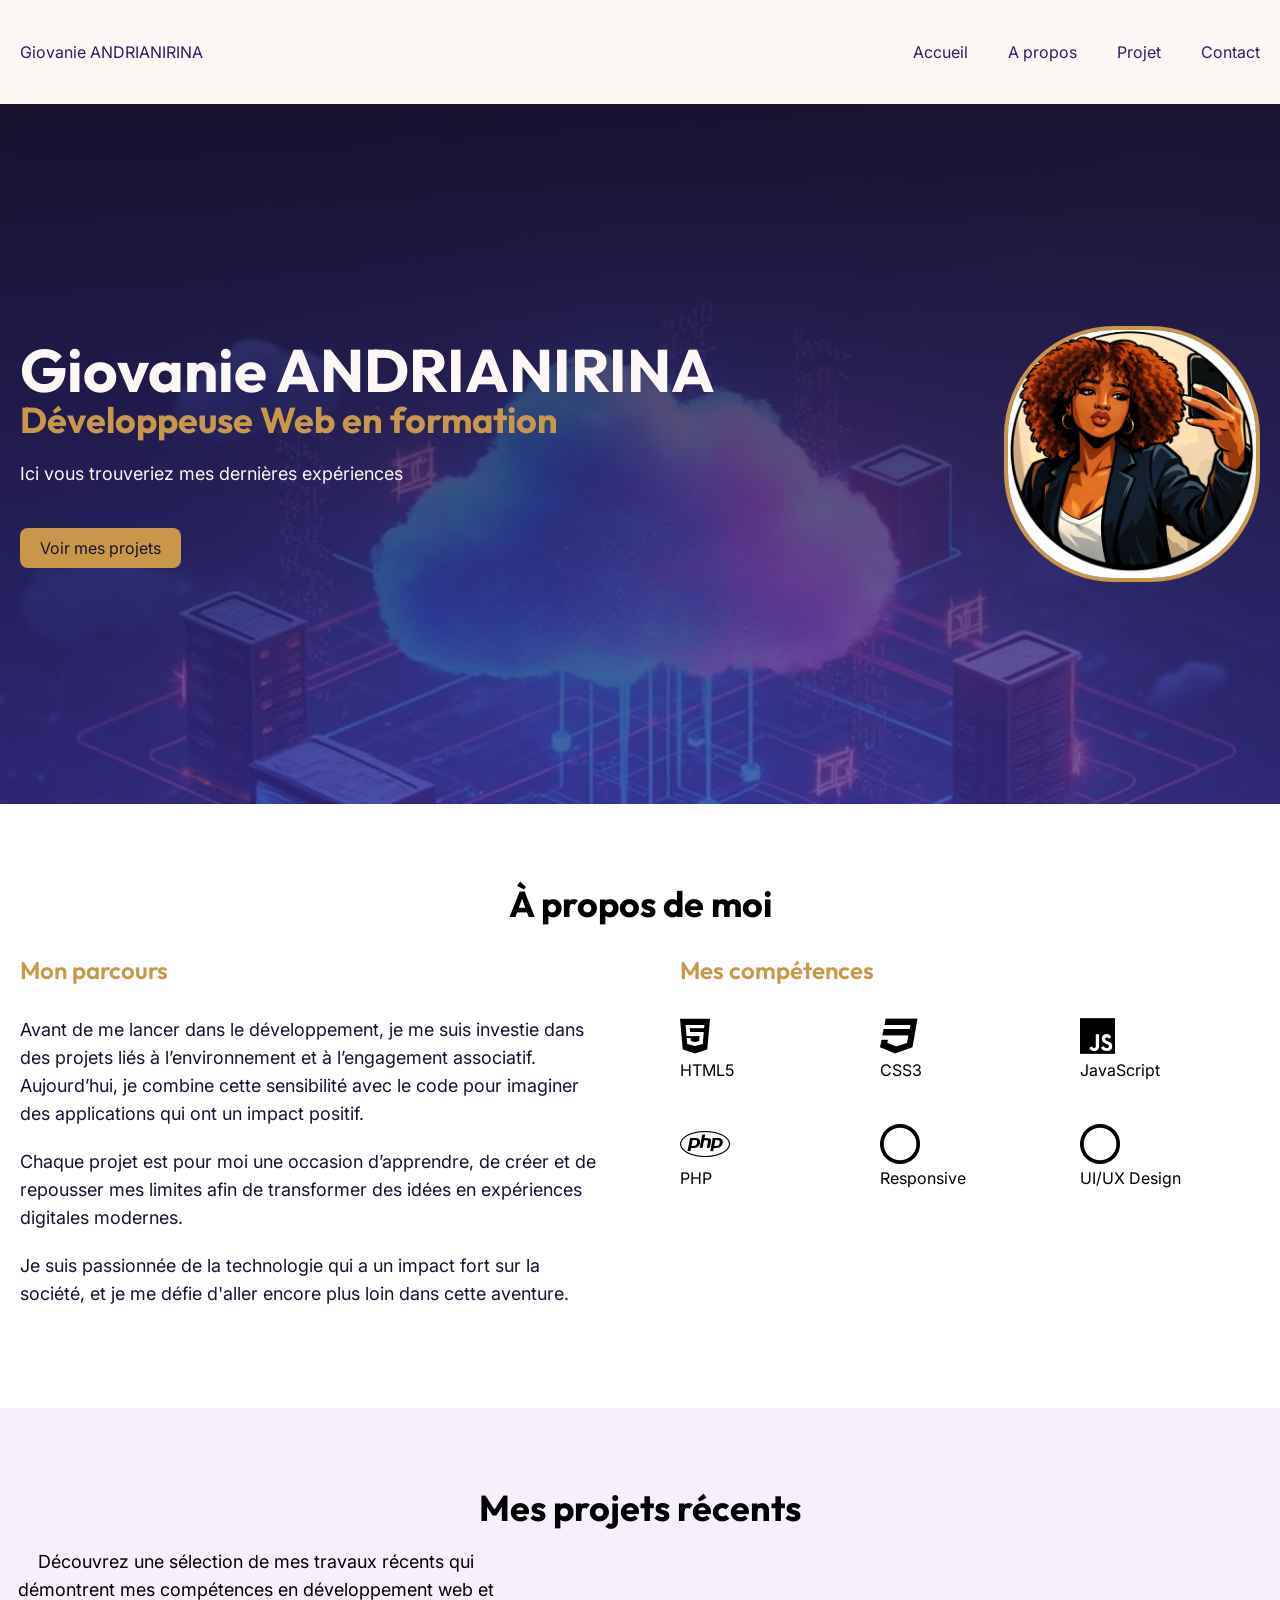
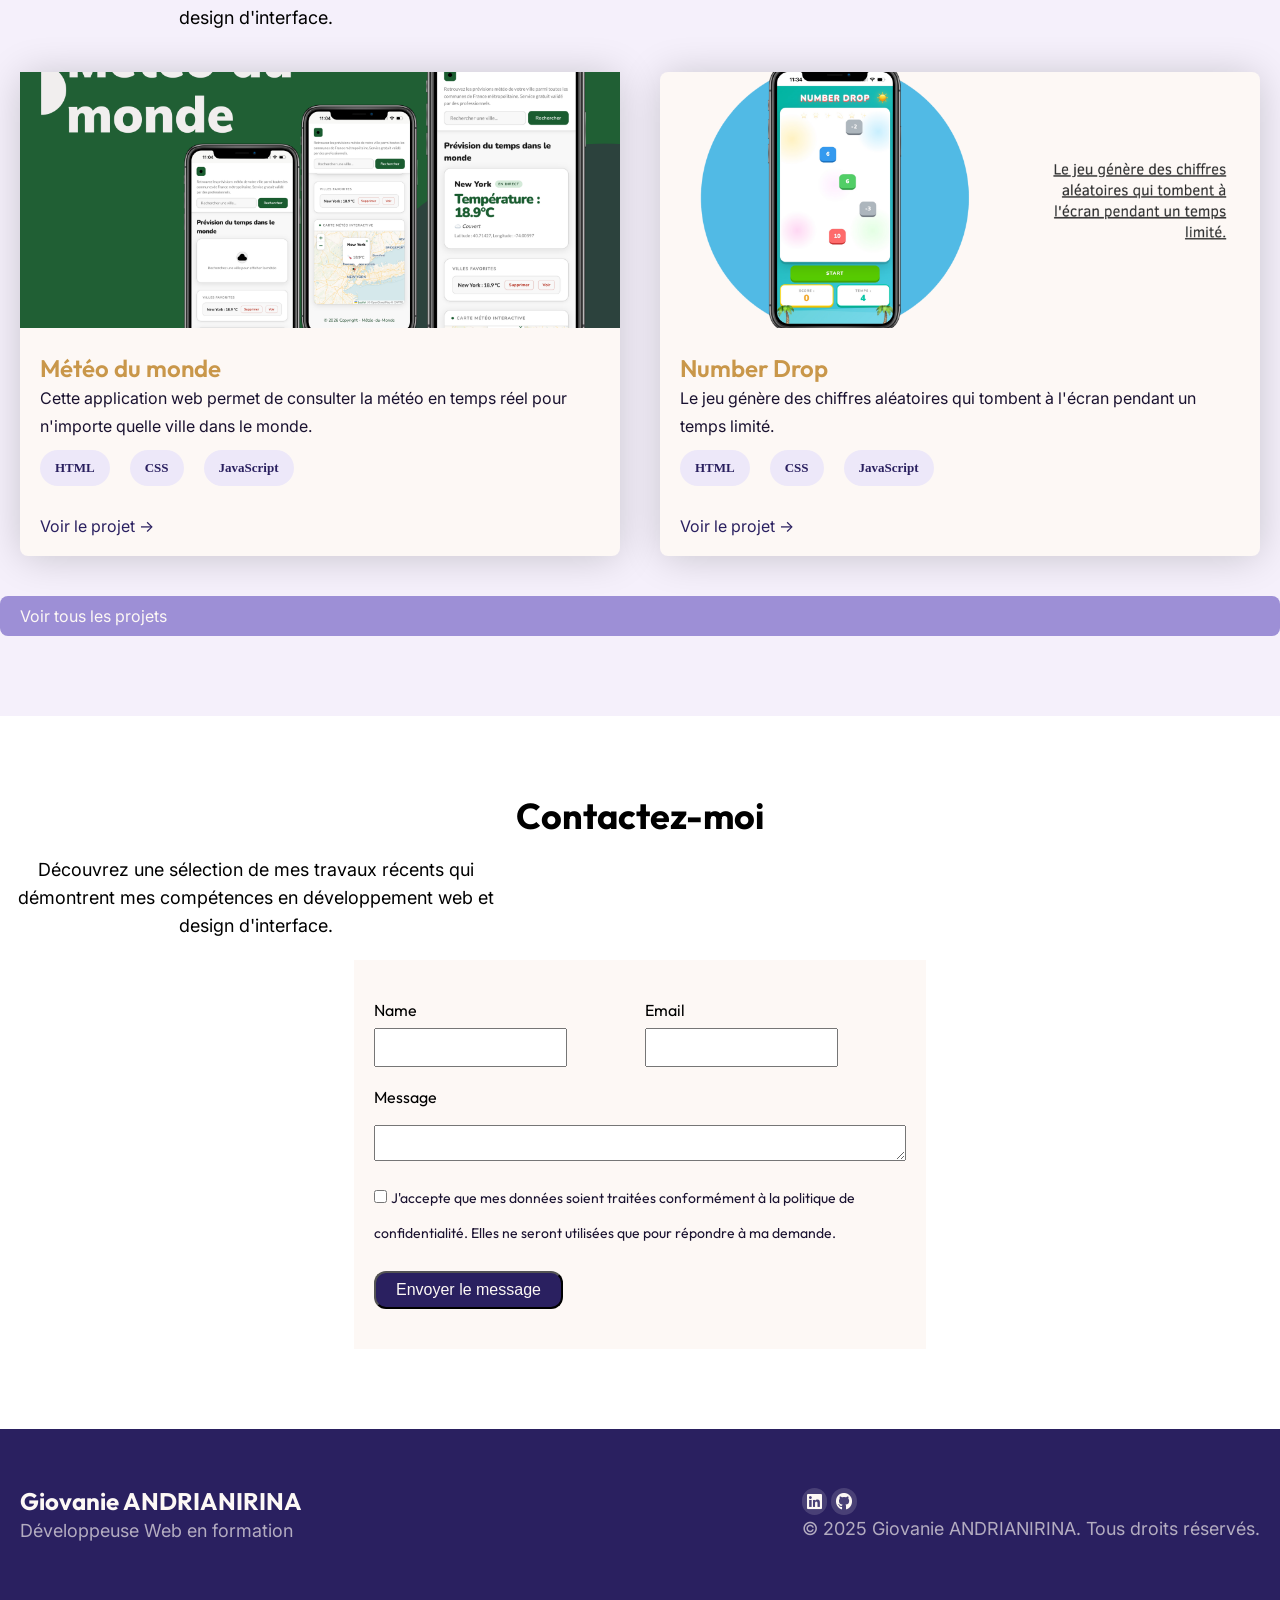
<file: index.html>
<!DOCTYPE html>
<html lang="fr">
<head>
    <meta charset="UTF-8">
    <meta name="viewport" content="width=device-width, initial-scale=1.0">
    <title>Portfolio - Giovanie ANDRIANIRINA</title>
    <link rel="stylesheet" href="https://cdnjs.cloudflare.com/ajax/libs/font-awesome/6.5.0/css/all.min.css">
    <link rel="stylesheet" href="CSS/style.css">
    <link rel="preconnect" href="https://fonts.googleapis.com">
    <link rel="preconnect" href="https://fonts.gstatic.com" crossorigin>
    <link href="https://fonts.googleapis.com/css2?family=Archivo:ital,wght@0,100..900;1,100..900&family=Arimo:ital,wght@0,400..700;1,400..700&family=Crimson+Text:ital,wght@0,400;0,600;0,700;1,400;1,600;1,700&family=Inter:ital,opsz,wght@0,14..32,100..900;1,14..32,100..900&family=Montserrat:ital,wght@0,100..900;1,100..900&family=Open+Sans:ital,wght@0,300..800;1,300..800&family=Outfit:wght@100..900&family=Permanent+Marker&family=Prata&family=Raleway:ital,wght@0,100..900;1,100..900&family=Roboto+Mono:ital,wght@0,100..700;1,100..700&family=Roboto:ital,wght@0,100..900;1,100..900&family=Shrikhand&family=Supermercado+One&family=Zen+Dots&display=swap" rel="stylesheet">
</head>
<body>
    <header>
        <div>
            <a href="/">
                Giovanie ANDRIANIRINA
            </a>
            <nav>
                <ul>
                    <li><a href="/">Accueil</a></li>
                    <li><a href="about.html">A propos</a></li>
                    <li><a href="projects.html">Projet</a></li>
                    <li><a href="contact.html">Contact</a></li>
                </ul>
            </nav>
            <i id="burgerMenu" class="fa-solid fa-bars"></i>
        </div>
    </header>

    <main>
        <!-- SECTION 1 : HERO -->
        <section id="section1">
            <div class="secdiv1">
                <div>
                    <h1>Giovanie ANDRIANIRINA</h1>
                    <h2 class="hsec1">Développeuse Web en formation</h2>
                    <p class="psec1">Ici vous trouveriez mes dernières expériences</p>
                    <a class="btn" href="#">Voir mes projets</a>
                </div>
                <img src="img/profilok.png" alt="profil">
            </div>
        </section>

        <!-- SECTION 2 : A PROPOS & COMPETENCES -->
        <section id="section2">
            <h2>À propos de moi</h2>
            <div class="divsec2">
                <div class="divsec200">
                    <h3>Mon parcours</h3>
                    <p>Avant de me lancer dans le développement, je me suis investie dans des projets liés à l’environnement et à l’engagement associatif. Aujourd’hui, je combine cette sensibilité avec le code pour imaginer des applications qui ont un impact positif.</p>
                    <p>Chaque projet est pour moi une occasion d’apprendre, de créer et de repousser mes limites afin de transformer des idées en expériences digitales modernes.</p>
                    <p>Je suis passionnée de la technologie qui a un impact fort sur la société, et je me défie d'aller encore plus loin dans cette aventure.</p>   
                </div>
                
                <div class="divsec22">
                    <h3>Mes compétences</h3>
                    <!-- Remplacement des <article> sans titre par des <div> pour la conformité W3C -->
                    <div class="divsec20">
                        <div>
                            <i class="fa-brands fa-html5"></i>
                            <p>HTML5</p>
                        </div>
                        <div>
                            <i class="fa-brands fa-css3"></i>
                            <p>CSS3</p>
                        </div>
                        <div>
                            <i class="fa-brands fa-js"></i>
                            <p>JavaScript</p>
                        </div>
                    </div>
                    <div class="divsec21">
                        <div>
                            <i class="fa-brands fa-php"></i>
                            <p>PHP</p>
                        </div>
                        <div>
                            <i class="fa-regular fa-circle"></i>
                            <p>Responsive</p>
                        </div>
                        <div>
                            <i class="fa-regular fa-circle"></i>
                            <p>UI/UX Design</p>
                        </div>
                    </div>
                </div>
            </div>
        </section>

        <!-- SECTION 3 : PROJETS -->
        <section id="section3">
            <div class="secdiv3">
                <h2>Mes projets récents</h2>
                <p class="psec">Découvrez une sélection de mes travaux récents qui démontrent mes compétences en développement web et design d'interface.</p>
                
                <div class="secdiv30">
                    <article>
                        <img src="img/meteo.png" alt="Aperçu du projet Météo du monde">
                        <div>
                            <h3>Météo du monde</h3>
                            <p>Cette application web permet de consulter la météo en temps réel pour n'importe quelle ville dans le monde.</p>
                            <ul>
                                <li>HTML</li>
                                <li>CSS</li>
                                <li>JavaScript</li>
                            </ul>
                            <a href="#">Voir le projet →</a>
                        </div>
                    </article>

                    <article>
                        <img src="img/numb1-Photoroom.png" alt="Aperçu du jeu Number Drop">
                        <div>
                            <h3>Number Drop</h3>
                            <p>Le jeu génère des chiffres aléatoires qui tombent à l'écran pendant un temps limité.</p>
                            <ul>
                                <li>HTML</li>
                                <li>CSS</li>
                                <li>JavaScript</li>
                            </ul>
                            <a href="#">Voir le projet →</a>
                        </div>
                    </article>
                </div>
                <a class="btn1" href="#">Voir tous les projets</a>
            </div>
        </section>

        <!-- SECTION 4 : CONTACT -->
        <section id="section4">
            <h2>Contactez-moi</h2>
            <p class="psec">Découvrez une sélection de mes travaux récents qui démontrent mes compétences en développement web et design d'interface.</p>
            
            <div class="div500">
                <form action="#">
                    <div class="div501">
                        <div>
                            <label for="nomClient">Name</label> <br>
                            <input type="text" id="nomClient">
                        </div>
                        <div class="formAA">
                            <label for="emailClient">Email</label> <br>
                            <input type="email" id="emailClient">
                        </div>
                    </div>
                    
                    <label for="demande">Message</label> <br>
                    <textarea id="demande" name="message"></textarea>
                    
                    <div class="check">
                        <!-- Liaison de l'id et du for réparée pour la case RGPD -->
                        <input type="checkbox" id="rgpd">
                        <label for="rgpd">J'accepte que mes données soient traitées conformément à la politique de confidentialité. Elles ne seront utilisées que pour répondre à ma demande.</label>
                    </div>
                    
                    <button type="submit" class="submit">Envoyer le message</button>
                </form>
            </div>
        </section>
    </main>

    <footer>
        <div class="footerdiv">
            <div>
                <a class="logo" href="/">
                    Giovanie ANDRIANIRINA
                </a>
                <p>Développeuse Web en formation</p>
            </div>
            <div>
                <div class="idiv">
                    <a href="https://www.linkedin.com/in/giovanie-andrianirina-7b397926a/" aria-label="LinkedIn"><i class="fa-brands fa-linkedin"></i></a> 
                    <a href="https://github.com/Jojo123850" aria-label="GitHub"><i class="fa-brands fa-github"></i></a>  
                </div>
                <div>
                    <p>© 2025 Giovanie ANDRIANIRINA. Tous droits réservés.</p>
                </div>
            </div>
        </div>    
    </footer>
</body>
</html>
</file>
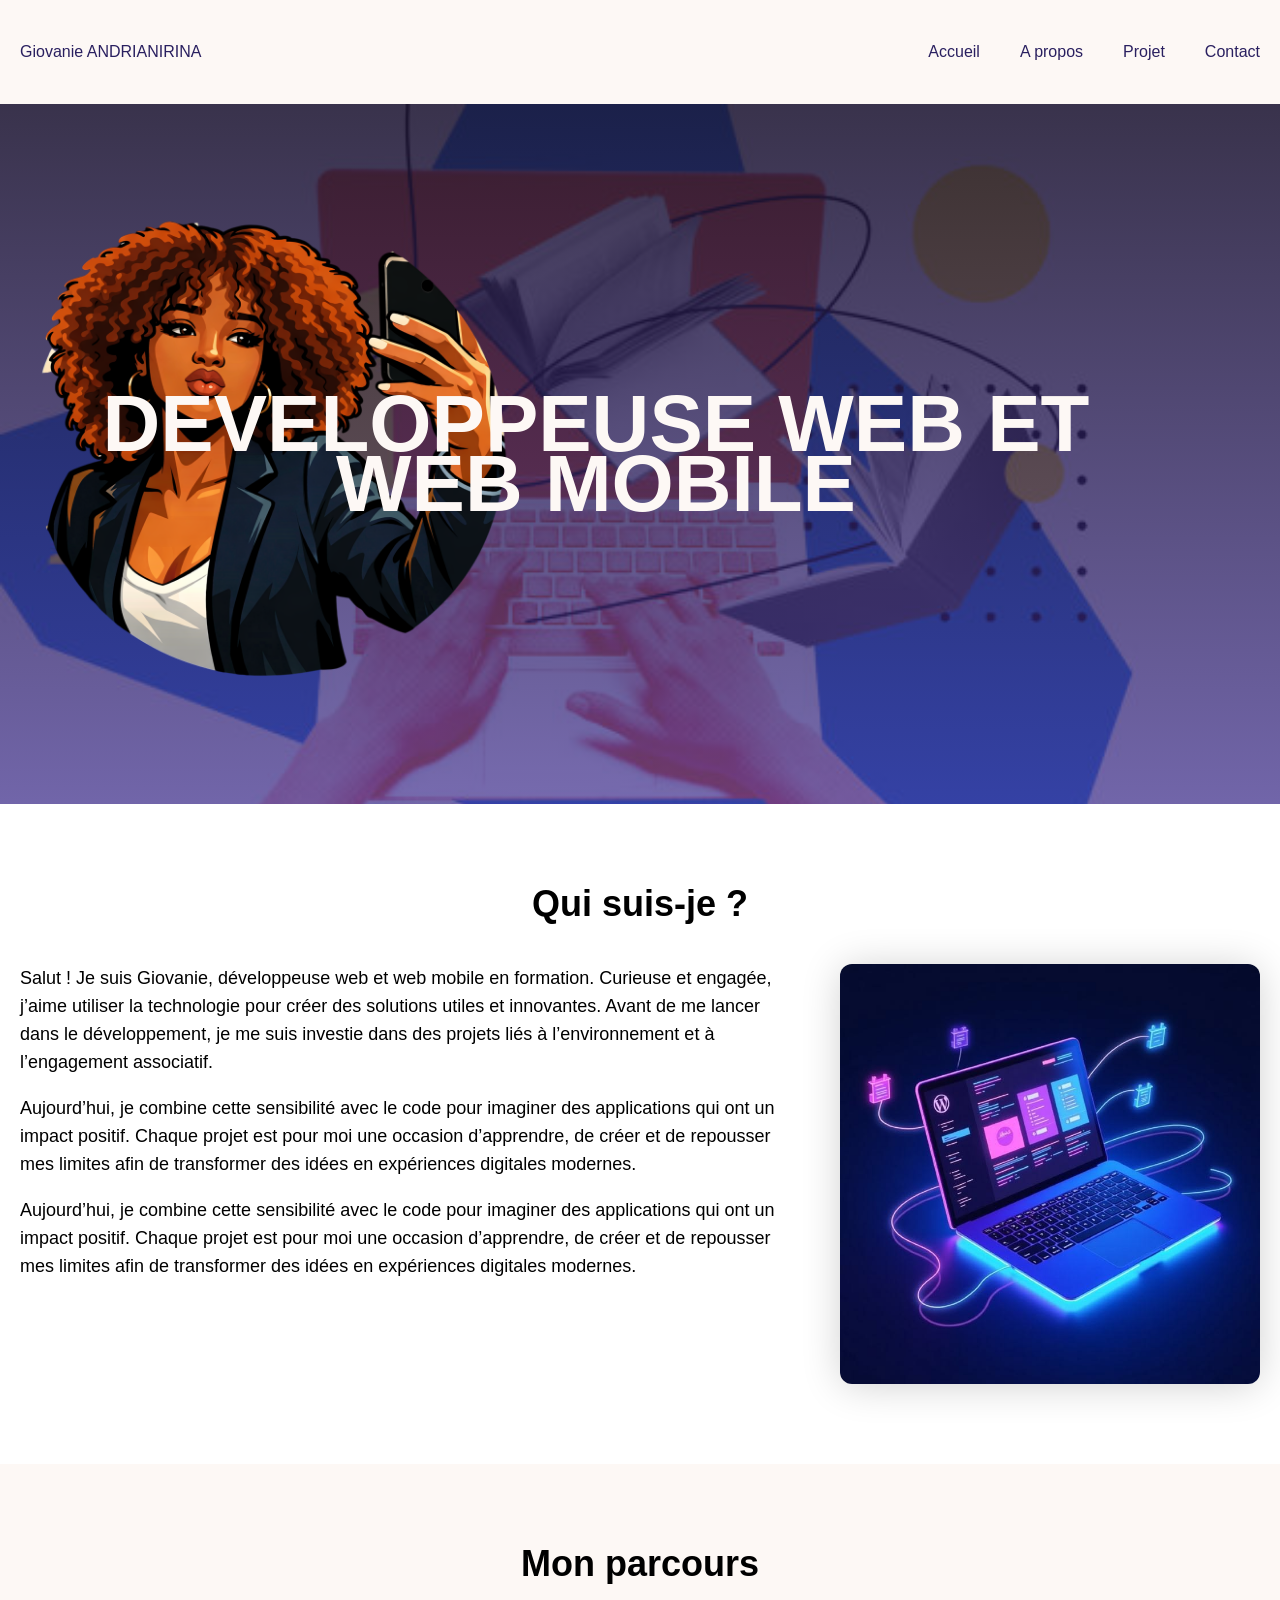
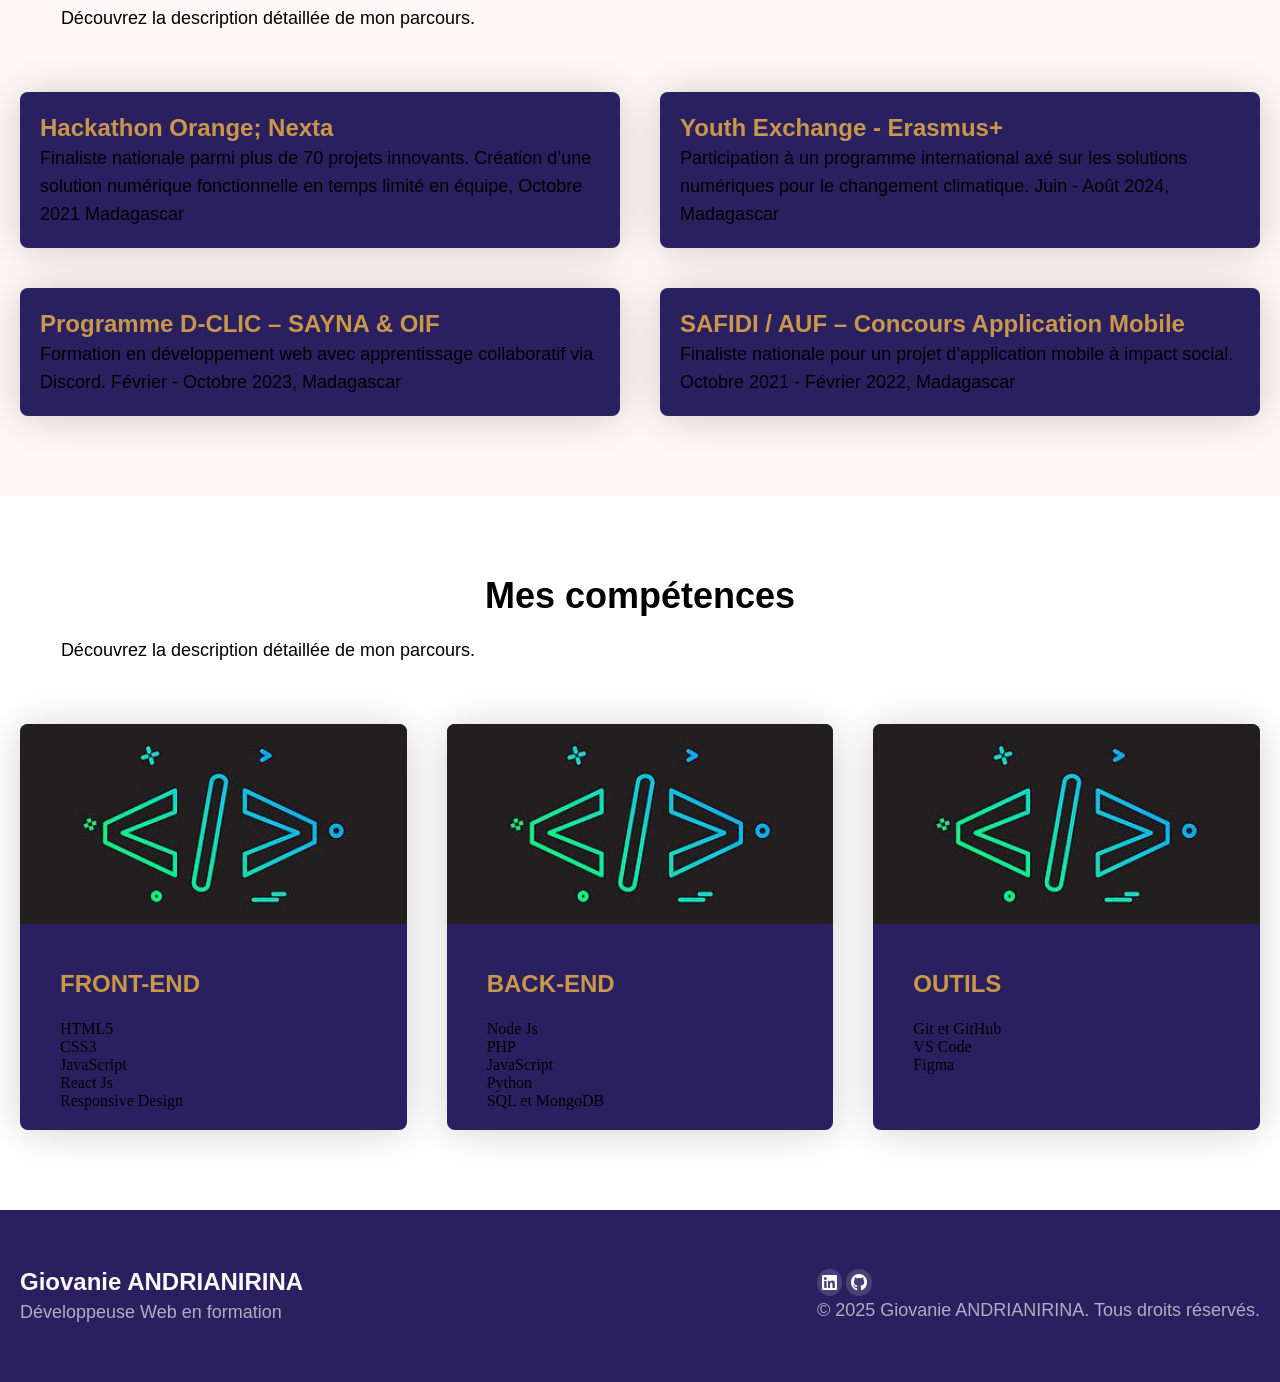
<file: about.html>
<!DOCTYPE html>
<html lang="fr">
<head>
    <meta charset="UTF-8">
    <meta name="viewport" content="width=device-width, initial-scale=1.0">
    <title>A propos - Giovanie ANDRIANIRINA</title>
    <link rel="stylesheet" href="https://cdnjs.cloudflare.com/ajax/libs/font-awesome/6.5.0/css/all.min.css">
    <link rel="stylesheet" href="CSS/style.css">
    <link rel="preconnect" href="https://fonts.googleapis.com">
    <link rel="preconnect" href="https://fonts.gstatic.com" crossorigin>
</head>
<body>
    <header>
        <div>
            <a href="/">
                Giovanie ANDRIANIRINA
            </a>
            <nav>
                <ul>
                    <li><a href="index.html">Accueil</a></li>
                    <li><a href="/">A propos</a></li>
                    <li><a href="projects.html">Projet</a></li>
                    <li><a href="contact.html">Contact</a></li>
                </ul>
            </nav>
            <i id="burgerMenu" class="fa-solid fa-bars"></i>
        </div>
    </header>

    <main>

        <section id="sec1page2">
            <div>
                <h1>DEVELOPPEUSE WEB ET WEB MOBILE</h1>
                <img src="img/pdp.png" alt="profil">
            </div>
        </section>


        <section id="sec2page2">
            <h2>Qui suis-je ?</h2>
            <div>
     
                <div>
                    <p>Salut ! Je suis Giovanie, développeuse web et web mobile en formation. Curieuse et engagée, j’aime utiliser la technologie pour créer des solutions utiles et innovantes. Avant de me lancer dans le développement, je me suis investie dans des projets liés à l’environnement et à l’engagement associatif.</p> <br>
                    <p> Aujourd’hui, je combine cette sensibilité avec le code pour imaginer des applications qui ont un impact positif. Chaque projet est pour moi une occasion d’apprendre, de créer et de repousser mes limites afin de transformer des idées en expériences digitales modernes.</p> <br>
                    <p> Aujourd’hui, je combine cette sensibilité avec le code pour imaginer des applications qui ont un impact positif. Chaque projet est pour moi une occasion d’apprendre, de créer et de repousser mes limites afin de transformer des idées en expériences digitales modernes.</p> 
                </div>
                <img src="img/etça.jpg" alt="Illustration de présentation">
            </div>
        </section>

        <!-- MON PARCOURS -->
        <section id="sec3page2">
            <h2>Mon parcours</h2>
            <p class="psec">Découvrez la description détaillée de mon parcours.</p>
            <div class="artpage2">
                <article>
                    <h3>Hackathon Orange; Nexta</h3>
                    <p>Finaliste nationale parmi plus de 70 projets innovants. Création d’une solution numérique fonctionnelle en temps limité en équipe, <span>Octobre 2021 Madagascar</span></p>
                </article>
                <article>
                    <h3>Youth Exchange - Erasmus+</h3>
                    <p>Participation à un programme international axé sur les solutions numériques pour le changement climatique. <span>Juin - Août 2024, Madagascar</span></p>
                </article>
                <article>
                    <h3>Programme D-CLIC – SAYNA &amp; OIF</h3>
                    <p>Formation en développement web avec apprentissage collaboratif via Discord. <span> Février - Octobre 2023, Madagascar</span></p>
                </article>
                <article>
                    <h3>SAFIDI / AUF – Concours Application Mobile</h3>
                    <p>Finaliste nationale pour un projet d’application mobile à impact social. <span>Octobre 2021 - Février 2022, Madagascar</span></p>
                </article>
            </div>
        </section>

        <section id="sec4page2">
            <h2>Mes compétences</h2>
            <p class="psec">Découvrez la description détaillée de mon parcours.</p>
            <div class="art1page2">
                <article>
                    <img src="img/front.jpg" alt="Développement Front-end">
                    <div>
                        <h3>FRONT-END</h3>
                        <ul>
                            <li>HTML5</li>
                            <li>CSS3</li>
                            <li>JavaScript</li>
                            <li>React Js</li>
                            <li>Responsive Design</li>
                        </ul> 
                    </div> 
                </article>
                
                <article>
                    <img src="img/front.jpg" alt="Développement Back-end">
                    <div>
                        <h3>BACK-END</h3>
                        <ul>
                            <li>Node Js</li>
                            <li>PHP</li>
                            <li>JavaScript</li>
                            <li>Python</li>
                            <li>SQL et MongoDB</li>
                        </ul>
                    </div>
                </article>
                
                <article>
                    <img src="img/front.jpg" alt="Outils de développement">
                    <div>
                        <h3>OUTILS</h3>
                        <ul>
                            <li>Git et GitHub</li>
                            <li>VS Code</li>
                            <li>Figma</li>
                        </ul>
                    </div>
                </article>    
            </div>
        </section>
    </main>

    <footer>
        <div class="footerdiv">
            <div>
                <a class="logo" href="/">
                    Giovanie ANDRIANIRINA
                </a>
                <p>Développeuse Web en formation</p>
            </div>
            <div>
                <div class="idiv">
                    <a href="https://www.linkedin.com/in/giovanie-andrianirina-7b397926a/" aria-label="LinkedIn"><i class="fa-brands fa-linkedin"></i></a> 
                    <a href="https://github.com/Jojo123850" aria-label="GitHub"><i class="fa-brands fa-github"></i></a>  
                </div>
                <div>
                    <p>© 2025 Giovanie ANDRIANIRINA. Tous droits réservés.</p>
                </div>
            </div>
        </div>    
    </footer>
</body>
</html>
</file>
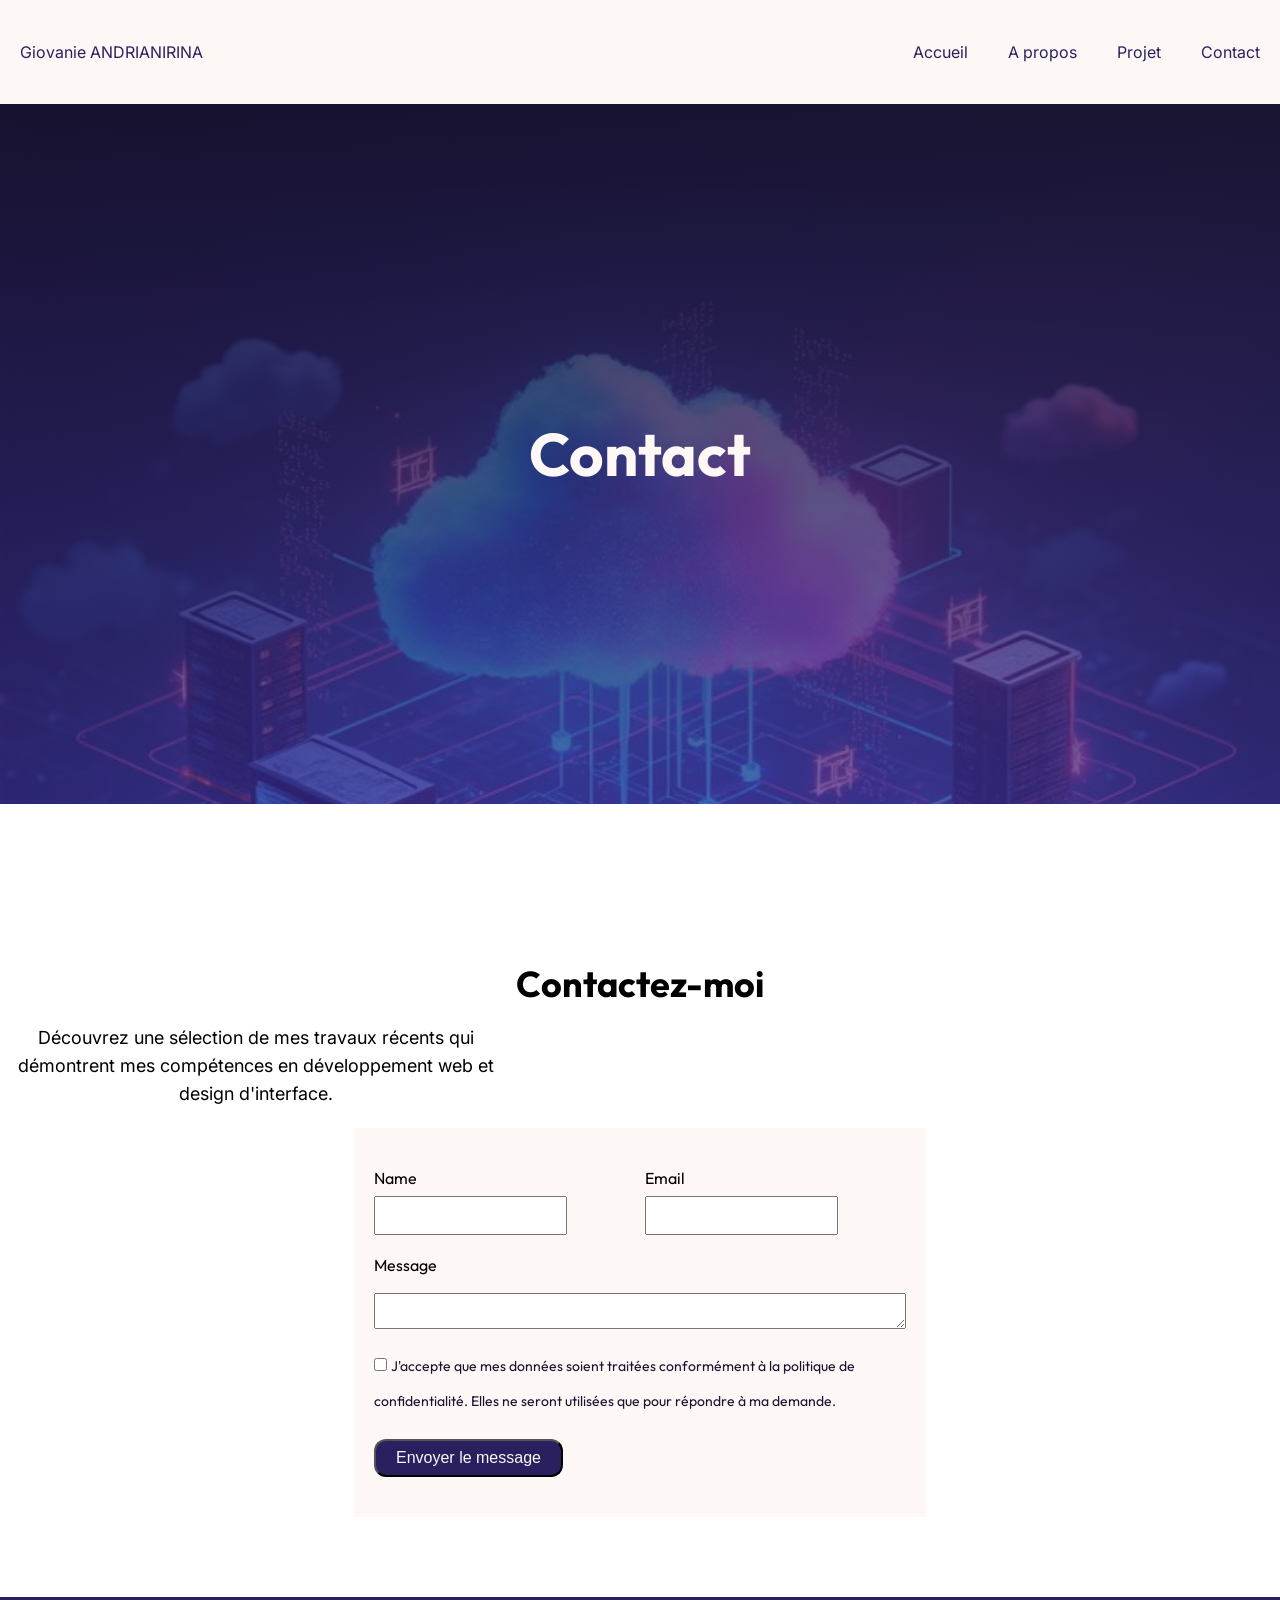
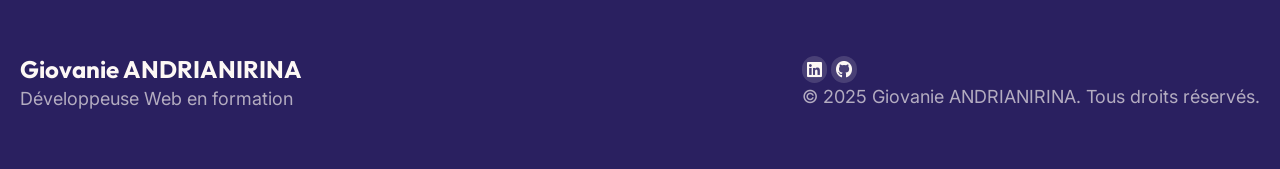
<file: contact.html>
<!DOCTYPE html>
<html lang="fr">
<head>
    <meta charset="UTF-8">
    <meta name="viewport" content="width=device-width, initial-scale=1.0">
    <title>Contact - Giovanie ANDRIANIRINA</title>
    <link rel="stylesheet" href="https://cdnjs.cloudflare.com/ajax/libs/font-awesome/6.5.0/css/all.min.css">
    <link rel="stylesheet" href="CSS/style.css">
    <link rel="preconnect" href="https://fonts.googleapis.com">
    <link rel="preconnect" href="https://fonts.gstatic.com" crossorigin>
    <link href="https://fonts.googleapis.com/css2?family=Archivo:ital,wght@0,100..900;1,100..900&family=Arimo:ital,wght@0,400..700;1,400..700&family=Crimson+Text:ital,wght@0,400;0,600;0,700;1,400;1,600;1,700&family=Inter:ital,opsz,wght@0,14..32,100..900;1,14..32,100..900&family=Montserrat:ital,wght@0,100..900;1,100..900&family=Open+Sans:ital,wght@0,300..800;1,300..800&family=Outfit:wght@100..900&family=Permanent+Marker&family=Prata&family=Raleway:ital,wght@0,100..900;1,100..900&family=Roboto+Mono:ital,wght@0,100..700;1,100..700&family=Roboto:ital,wght@0,100..900;1,100..900&family=Shrikhand&family=Supermercado+One&family=Zen+Dots&display=swap" rel="stylesheet">
</head>
<body>
    <header>
        <div>
            <a href="/">
                Giovanie ANDRIANIRINA
            </a>
            <nav>
                <ul>
                    <li><a href="index.html">Accueil</a></li>
                    <li><a href="about.html">A propos</a></li>
                    <li><a href="projects.html">Projet</a></li>
                    <li><a href="/">Contact</a></li>
                </ul>
            </nav>
            <i id="burgerMenu" class="fa-solid fa-bars"></i>
        </div>
    </header>

    <main>
        <section id="sec1page4">
            <div>
                <h1>Contact</h1>
            </div>
            </section>

        <section id="section4">
            <h2>Contactez-moi</h2>
            <p class="psec">Découvrez une sélection de mes travaux récents qui démontrent mes compétences en développement web et design d'interface.</p>
            
            <div class="div500">
                <form action="#">
                    <div class="div501">
                        <div>
                            <label for="contactName">Name</label> <br>
                            <input type="text" id="contactName">
                        </div>
                        <div class="formAA">
                            <label for="contactEmail">Email</label> <br>
                            <input type="email" id="contactEmail">
                        </div>
                    </div>
                    
                    <label for="demande">Message</label> <br>
                    <textarea id="demande" name="message"></textarea>
                    
                    <div class="check">
                        <input type="checkbox" id="rgpd">
                        <label for="rgpd">J'accepte que mes données soient traitées conformément à la politique de confidentialité. Elles ne seront utilisées que pour répondre à ma demande.</label>
                    </div>
                    
                    <button type="submit" class="submit">Envoyer le message</button>
                </form>
            </div>
        </section>
    </main>

    <footer>
        <div class="footerdiv">
            <div>
                <a class="logo" href="/">
                    Giovanie ANDRIANIRINA
                </a>
                <p>Développeuse Web en formation</p>
            </div>
            <div>
                <div class="idiv">
                    <a href="https://www.linkedin.com/in/giovanie-andrianirina-7b397926a/" aria-label="LinkedIn"><i class="fa-brands fa-linkedin"></i></a> 
                    <a href="https://github.com/Jojo123850" aria-label="GitHub"><i class="fa-brands fa-github"></i></a>  
                </div>
                <div>
                    <p>© 2025 Giovanie ANDRIANIRINA. Tous droits réservés.</p>
                </div>
            </div>
        </div>    
    </footer>
</body>
</html>
</file>
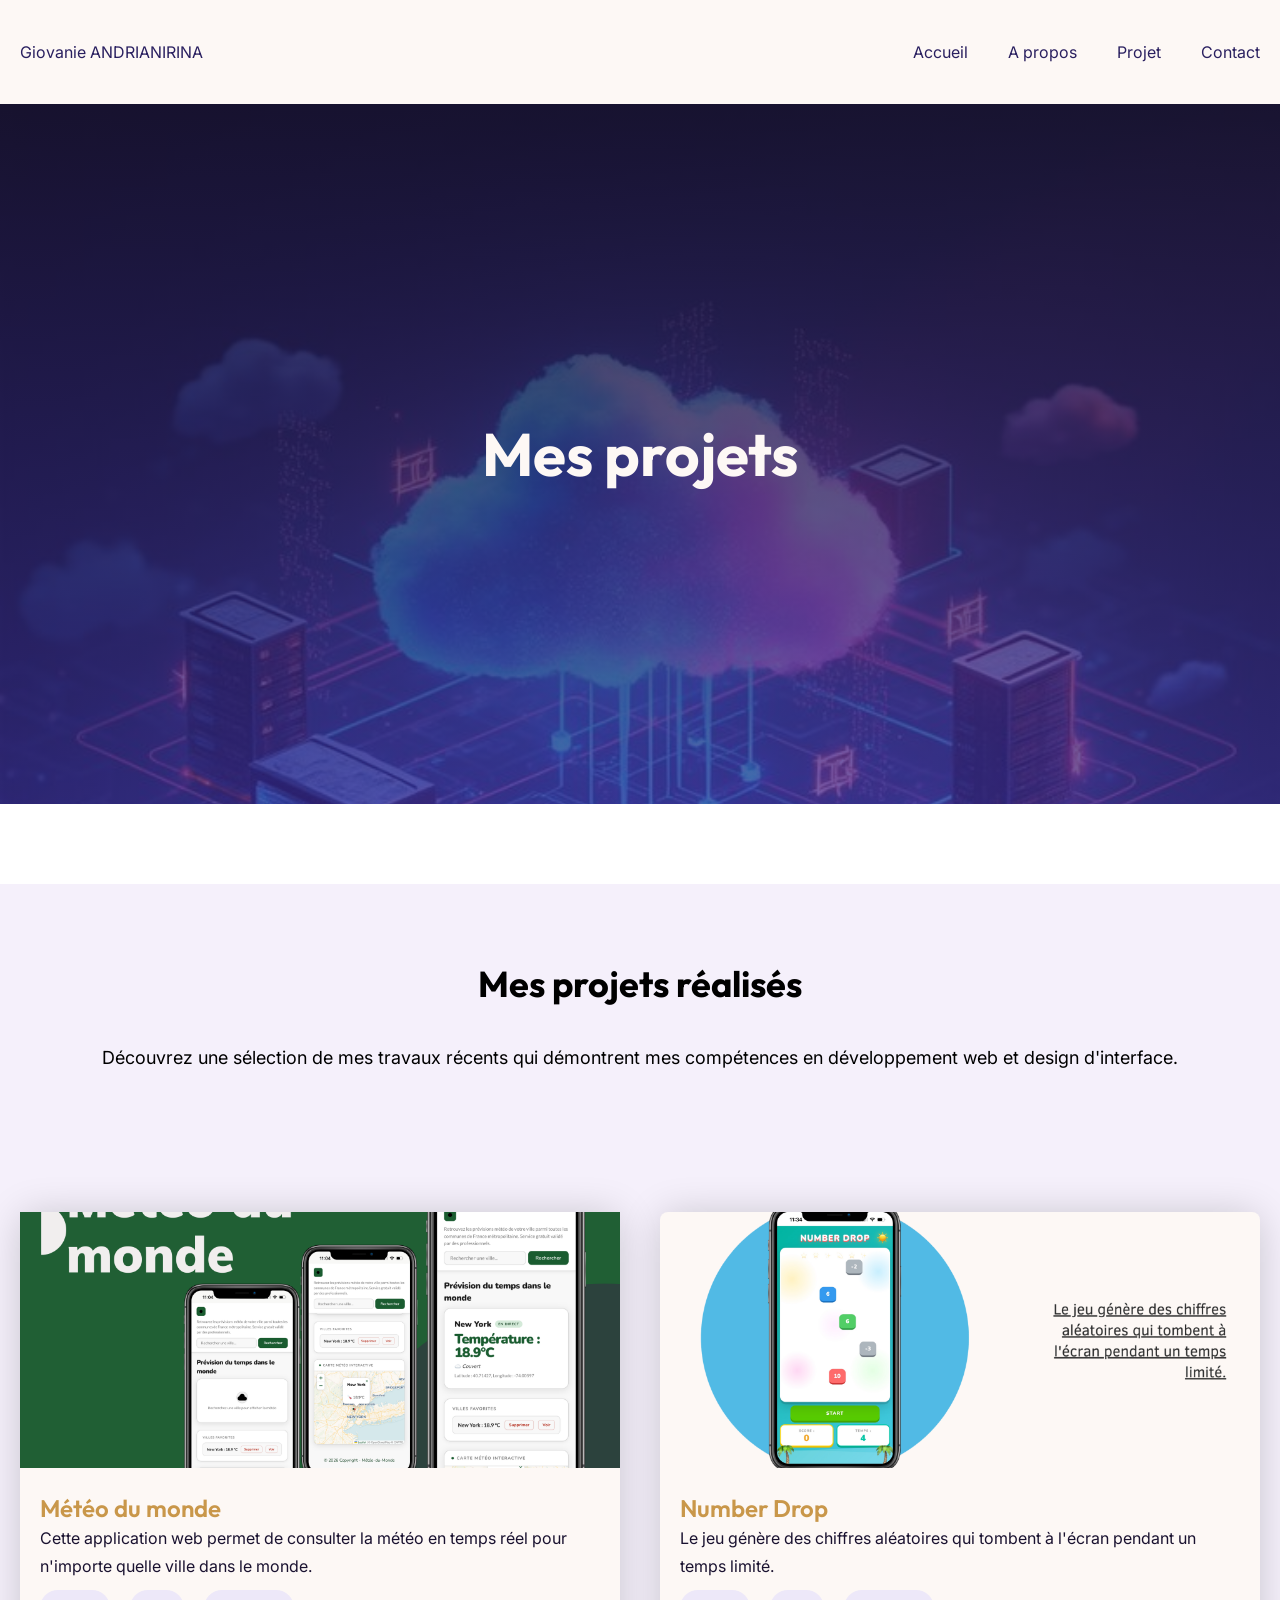
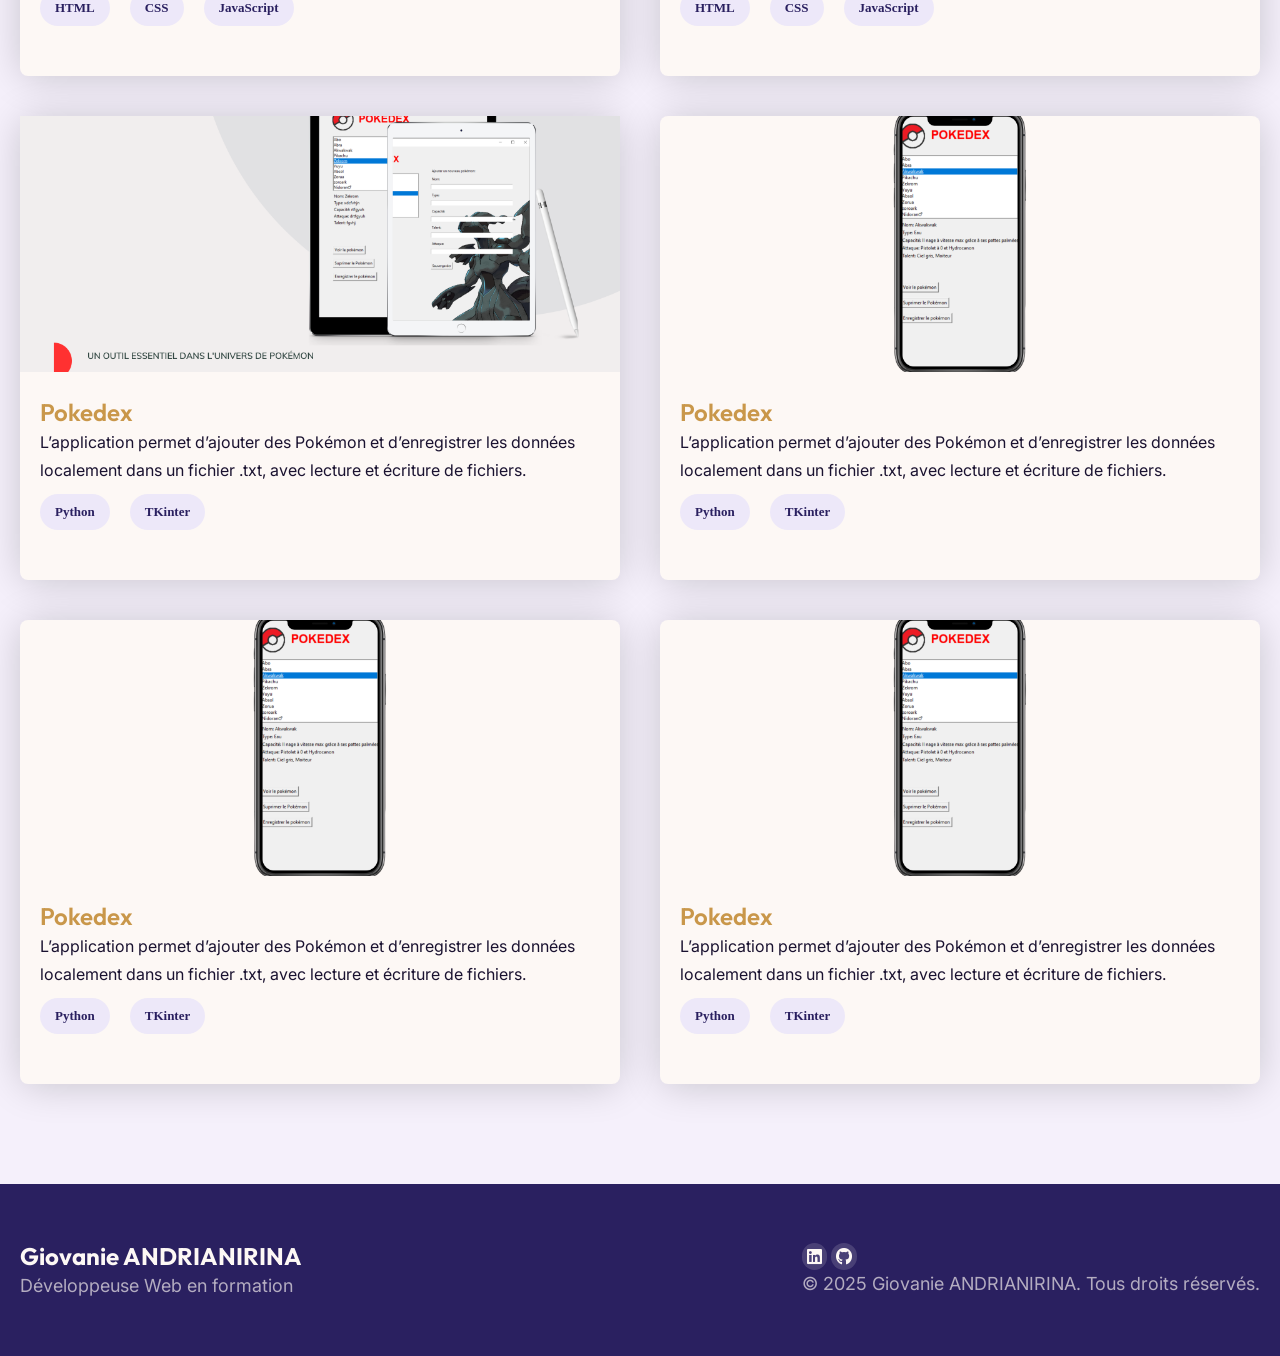
<file: projects.html>
<!DOCTYPE html>
<html lang="fr">
<head>
    <meta charset="UTF-8">
    <meta name="viewport" content="width=device-width, initial-scale=1.0">
    <title>Portfolio</title>
    <link rel="stylesheet" href="https://cdnjs.cloudflare.com/ajax/libs/font-awesome/6.5.0/css/all.min.css">
    <link rel="stylesheet" href="CSS/style.css">
<link href="https://fonts.googleapis.com/css2?family=Archivo:ital,wght@0,100..900;1,100..900&family=Arimo:ital,wght@0,400..700;1,400..700&family=Crimson+Text:ital,wght@0,400;0,600;0,700;1,400;1,600;1,700&family=Inter:ital,opsz,wght@0,14..32,100..900;1,14..32,100..900&family=Montserrat:ital,wght@0,100..900;1,100..900&family=Open+Sans:ital,wght@0,300..800;1,300..800&family=Outfit:wght@100..900&family=Permanent+Marker&family=Prata&family=Raleway:ital,wght@0,100..900;1,100..900&family=Roboto+Mono:ital,wght@0,100..700;1,100..700&family=Roboto:ital,wght@0,100..900;1,100..900&family=Shrikhand&family=Supermercado+One&family=Zen+Dots&display=swap" rel="stylesheet">
<link rel="preconnect" href="https://fonts.googleapis.com">
<link rel="preconnect" href="https://fonts.gstatic.com" crossorigin>
<link href="https://fonts.googleapis.com/css2?family=Archivo:ital,wght@0,100..900;1,100..900&family=Arimo:ital,wght@0,400..700;1,400..700&family=Crimson+Text:ital,wght@0,400;0,600;0,700;1,400;1,600;1,700&family=Inter:ital,opsz,wght@0,14..32,100..900;1,14..32,100..900&family=Montserrat:ital,wght@0,100..900;1,100..900&family=Open+Sans:ital,wght@0,300..800;1,300..800&family=Outfit:wght@100..900&family=Permanent+Marker&family=Prata&family=Raleway:ital,wght@0,100..900;1,100..900&family=Roboto+Mono:ital,wght@0,100..700;1,100..700&family=Roboto:ital,wght@0,100..900;1,100..900&family=Shrikhand&family=Supermercado+One&family=Zen+Dots&display=swap" rel="stylesheet">
</head>
<body>
    <header>
        <div>
            <a href="/">
                Giovanie ANDRIANIRINA
            </a>
            <nav>
                <ul>
                    <li><a href="index.html">Accueil</a></li>
                    <li><a href="about.html">A propos</a></li>
                    <li><a href="/">Projet</a></li>
                    <li><a href="contact.html">Contact</a></li>
                </ul>
            </nav>
               <i id="burgerMenu" class="fa-solid fa-bars"></i>

        </div>

    </header>
    <main>
        <section id="sec1page4">
            <div>
                <h1>Mes projets</h1>
            </div>
        </section>
       <section id="section3">
        <h2 class="hsec3">Mes projets réalisés</h2>
        <p class="psec3">Découvrez une sélection de mes travaux récents qui démontrent mes
        compétences en développement web et design d'interface.</p>
           <div class="secdiv3">
               <p class="psec"></p>
               <div class="secdiv30">
   
                   <article>
                       <img src="img/meteo.png" alt="meteo">
                       <div>
                           <h3>Météo du monde</h3>
                           <p>Cette application web permet de consulter la météo en temps réel pour n'importe quelle ville dans le monde.</p>
                           <ul>
                               <li>HTML</li>
                               <li>CSS</li>
                               <li>JavaScript</li>
                           </ul>
                       </div>
                   </article>
                   <article>
                       <img src="img/numb1-Photoroom.png" alt="numberDrop">
                       <div>
                           <h3>Number Drop</h3>
                           <p>Le jeu génère des chiffres aléatoires qui tombent à l'écran pendant un temps limité.</p>
                           <ul>
                               <li>HTML</li>
                               <li>CSS</li>
                               <li>JavaScript</li>
                           </ul>
                       </div>
                   </article>
                   <article>
                       <img src="img/pokedex.png" alt="Pokedex">
                       <div>
                           <h3>Pokedex</h3>
                           <p>L’application permet d’ajouter des Pokémon et d’enregistrer les données localement dans un fichier .txt, avec lecture et écriture de fichiers.</p>
                           <ul>
                               <li>Python</li>
                               <li>TKinter</li>
                           </ul>
                       </div>
                   </article>
                   <article>
                       <img src="img/Pokedex2-Photoroom.png" alt="Pokedex">
                       <div>
                           <h3>Pokedex</h3>
                           <p>L’application permet d’ajouter des Pokémon et d’enregistrer les données localement dans un fichier .txt, avec lecture et écriture de fichiers. </p>
                           <ul>
                               <li>Python</li>
                               <li>TKinter</li>
                           </ul>
                       </div>
                   </article> 
                      <article>
                       <img src="img/Pokedex2-Photoroom.png" alt="Pokedex">
                       <div>
                           <h3>Pokedex</h3>
                           <p>L’application permet d’ajouter des Pokémon et d’enregistrer les données localement dans un fichier .txt, avec lecture et écriture de fichiers. </p>
                           <ul>
                               <li>Python</li>
                               <li>TKinter</li>
                           </ul>
                       </div>
                   </article> 
                      <article>
                       <img src="img/Pokedex2-Photoroom.png" alt="Pokedex">
                       <div>
                           <h3>Pokedex</h3>
                           <p>L’application permet d’ajouter des Pokémon et d’enregistrer les données localement dans un fichier .txt, avec lecture et écriture de fichiers. </p>
                           <ul>
                               <li>Python</li>
                               <li>TKinter</li>
                           </ul>
                       </div>
                   </article> 
               </div>
           </div>
       </section>

    </main>

<footer>
        <div class="footerdiv">
            <div>
                <a class="logo" href="/">
                    Giovanie ANDRIANIRINA
                </a>
                <p>Développeuse Web en formation</p>
                
            </div>
            <div>
                <div class="idiv">
                   <a href="https://www.linkedin.com/in/giovanie-andrianirina-7b397926a/"><i class="fa-brands fa-linkedin"></i></a> 
                   <a href="https://github.com/Jojo123850"> <i class="fa-brands fa-github"></i></a>  
                </div>
                <div>
                    <p>© 2025 Giovanie ANDRIANIRINA. Tous droits réservés.</p>
                </div>
            </div>
        </div>    

    </footer>
</body>
</html>
</file>
<file: CSS/style.css>
* {
    margin: 0;
    scroll-behavior: smooth;
}

:root {
    --color1: #FDF8F5;   
    --color2: #9D8FD6;   
    --color3: #C9974A;   
    --color4: #2A2060;   
    --color5: #1A1230;   
    --color6: #DB8084;   
}

#burgerMenu {
    display: none;
}

a {
    text-decoration: none;
    color: var(--color4);
}

a:hover {
    color: var(--color3);
}

li {
    list-style: none;
}

ul {
    padding-left: 0;
}

p, a {
    font-family: "Inter", sans-serif;
}

h1, h2, h3, label {
    font-family: "Outfit", sans-serif;
}

h3, .btn1 {
    color: var(--color3);
}

.btn1 {
    display: block;
    background-color: var(--color2);
    color: var(--color1);
    padding: 10px;
    padding-left: 20px;
    padding-right: 20px;
    border-radius: 8px;
    place-self: center;
    margin-top: 20px;
}

.btn1:hover {
    background-color: var(--color4);
    color: var(--color1);
}

label {
    font-size: 16px;
}

h1 {
    font-weight: 700;
    font-size: 60px;
    line-height: 60px;
    color: var(--color1);
}

h2 {
    font-weight: 700;
    font-size: 36px;
    line-height: 40px;
    text-align: center;
}

p {
    font-weight: 400;
    font-size: 18px;
    line-height: 28px;
}

i {
    font-size: 40px;
}

h3 {
    font-weight: 600;
    font-size: 24px;
    line-height: 32px;
}

.btn {
    color: var(--color5);
    background-color: var(--color3);
    padding: 10px;
    padding-left: 20px;
    padding-right: 20px;
    border-radius: 8px;
    display: block;
    place-self: center;
    margin-top: 20px;
}

.btn:hover {
    background-color: var(--color1);
    color: var(--color3);
}

.psec {
    padding-top: 20px;
    width: 40%;
    place-self: center;
    padding-bottom: 20px;
    text-align: center;
}

.submit {
    display: inline-block;              
    font-weight: 400;
    font-size: 16px;
    line-height: 24px;
    margin-top: 20px;
    padding-top: 5px;
    padding-bottom: 5px;
    padding-left: 20px;
    padding-right: 20px;  
    background-color: var(--color4);
    color: var(--color1);
    place-self: flex-start;
    border-radius: 12px;
}

.submit:hover {
    background-color: var(--color3);
    color: var(--color5);
    border-color: var(--color3);
}
            
/* HEADER */
header {
    background-color: var(--color1);
    position: sticky;
    top: 0;
    z-index: 8;
}

header div {
    max-width: 1536px;
    margin: auto;
    height: 64px;
    display: flex;
    justify-content: space-between;
    overflow-x: hidden;
    align-items: center;
    padding: 20px;
}

header div h2 {
    color: var(--color4);
}

header div p {
    color: var(--color5);
}

header nav ul {
    display: flex;
    gap: 40px;
}

/* SECTION */
#section1, #sec1page4 {
    background-image: linear-gradient(rgba(26,18,48,0.85), rgba(61,44,141,0.70)), url(../img/thème.jpg);
    background-repeat: no-repeat;
    background-size: cover;
    width: 100%;
    height: 700px;
    align-content: center;
    overflow-x: hidden;
}

#section1 .secdiv1, #sec1page4 .secdiv1 {
    max-width: 1536px;
    margin: auto;
    display: flex;
    flex-wrap: wrap;
    justify-content: space-between;
    align-items: center;
    padding: 20px;
}

#section1 .secdiv1 h2, #sec1page4 .secdiv1 h2 {
    padding-bottom: 20px;
    color: var(--color3);
    text-align: start;
}

#section1 .secdiv1 p, #sec1page4 .secdiv1 p {
    padding-bottom: 20px;
    color: var(--color1);
}

#section1 .secdiv1 .btn, #sec1page4 .secdiv1 .btn {
    display: inline-block;
}

#section1 .secdiv1 img, #sec1page4 .secdiv1 img {
    width: 248px;
    height: 248px;
    object-fit: cover;
    border-radius: 110px;
    border: 4px solid var(--color3);
}

#section2 {
    max-width: 1536px;
    margin: auto;
    padding: 20px;
    padding-top: 80px;
    padding-bottom: 80px;
    overflow-x: hidden;
}

#section2 h2 {
    padding-bottom: 30px;
}

#section2 .divsec200 h3 {
    padding-bottom: 30px;
}

#section2 .divsec200 p {
    padding-bottom: 20px;
    color: var(--color5);
}

.divsec2 {
    display: grid;
    grid-template-columns: 1fr 1fr;
    gap: 80px;
}

.divsec2 h3 {
    padding-bottom: 30px;
}

.divsec2 .divsec20, .divsec2 .divsec21 {
    display: grid;
    grid-template-columns: 1fr 1fr 1fr;
    gap: 20px;
    padding-bottom: 40px;
}

.divsec2 .divsec20 article, .divsec2 .divsec21 article {
    text-align-last: center;
}

.divsec2 .divsec20 p, .divsec2 .divsec21 p {
    font-size: 16px;
}

#section3 {
    background-color: #F5F0FB;
    overflow-x: hidden;
}

#section3 .secdiv3 {
    max-width: 1536px;
    margin: auto;
    padding-top: 80px;
    padding-bottom: 80px;
}

#section3 .secdiv30 {
    display: grid;
    grid-template-columns: 1fr 1fr;
    padding-top: 30px;
    gap: 40px;
    padding: 20px;
}

#section3 .secdiv30 article {
    background-color: var(--color1);
    box-shadow: 0px 2px 40px -2px rgba(0, 0, 0, 0.2);
    border-radius: 8px;
}

#section3 .secdiv30 article img {
    width: 100%; 
    height: 256px;
    object-fit: cover;
}

#section3 .secdiv30 article div {
    padding: 20px;
}

#section3 .secdiv30 article div p {
    font-size: 16px;
    color: var(--color5);
}

#section3 .secdiv30 article div ul {
    display: flex;
    flex-wrap: wrap;
    gap: 20px;
    margin-bottom: 30px;
    margin-top: 10px;
}

#section3 .secdiv30 article div ul li {
    border-radius: 25px;
    background-color: #EDE8F9;
    color: var(--color4);
    font-weight: 600;
    font-size: 13px;
    padding: 10px;
    padding-left: 15px;
    padding-right: 15px;
}

#section4 {
    max-width: 1536px;
    margin: auto;
    padding: 80px 0;
    overflow-x: hidden;
}

#section4 .div500 form {
    background-color: var(--color1);
    padding: 40px 20px;
    max-width: 572px;
    margin: auto;
    display: grid;
    width: 100%;
    box-sizing: border-box;
}

#section4 .div500 form input {
    width: auto;
    padding: 10px;
    box-sizing: border-box;
    margin-top: 8px;
}

#section4 .div500 form .div501 {
    display: grid;
    grid-template-columns: 1fr 1fr;
    gap: 10px;
    padding-bottom: 20px;
}

#section4 .div500 form .check {
    height: fit-content;
    display: block;
    padding-top: 20px;
}

#section4 .div500 form .check label {
    color: var(--color5);
    font-size: 14px;
    margin-bottom: 12px;
    line-height: 35px;
}

/* FOOTER */
footer {
    background-color: var(--color4);
    height: 172px;
    align-content: center;
}

footer .footerdiv {
    max-width: 1536px;
    margin: auto;
    display: flex;
    justify-content: space-between;
    align-items: center;
    flex-wrap: wrap;
    padding: 20px;
}

footer .footerdiv .logo {
    font-family: "Outfit", sans-serif;
    font-weight: 700;
    font-size: 24px;
    line-height: 32px;
    color: var(--color1);
}

footer .footerdiv p {
    color: rgba(253,248,245,0.65);
}

footer .footerdiv .idiv {
    justify-self: end;
}

footer .footerdiv .idiv a > i {
    font-size: 17px;
    border-color: var(--color4);
    background-color: rgba(253,248,245,0.15);
    color: var(--color1);
    padding: 5px;
    border-radius: 40px;
}

footer .footerdiv .idiv a > i:hover {
    background-color: var(--color3);
    color: var(--color5);
}

/* PAGE 2 */
#sec1page2 {
    background-image: linear-gradient(rgba(26,18,48,0.85), rgba(61,44,141,0.70)), url(../img/onessaie.jpg);
    background-repeat: no-repeat;
    background-size: cover;
    width: 100%;
    height: 700px;
    align-content: center;
    overflow-x: hidden;
}

#sec1page2 div {
    max-width: 1536px;
    margin: auto;
    display: flex;
    justify-content: space-between;
    align-items: center;
    padding: 20px;
}

#sec1page2 div h1 {
    position: absolute;
    z-index: 2;
    font-size: clamp(40px, 8vw, 80px);
    text-align: center;
    width: 90%;
    color: var(--color1);
}

#sec1page2 div img {
    width: 40%;
    height: auto;
    object-fit: cover;
}

#sec2page2 {
    max-width: 1536px;
    margin: auto;
    padding: 80px 20px;
}

#sec2page2 h2 {
    margin-bottom: 40px;
}

#sec2page2 > div {
    display: flex;
    justify-content: space-between;
    align-items: flex-start;
    gap: 60px;
}

#sec2page2 article {
    flex: 1;
}

#sec2page2 article p {
    font-size: 16px;
    line-height: 28px;
    color: var(--color5);
    margin-bottom: 15px;
}

#sec2page2 img {
    width: 100%;
    max-width: 420px;
    height: auto;
    object-fit: cover;
    border-radius: 12px;
    box-shadow: 0px 2px 40px -2px rgba(0,0,0,0.2);
}

#sec4page2 {
    max-width: 1536px;
    margin: auto;
    padding: 80px 20px;
}

#sec4page2 h3 {
    padding-top: 20px;
    padding-left: 20px;
}

#sec4page2 ul {
    padding-top: 20px;
    padding-left: 20px;
}

/*STRUCTURES DE GRILLES (PAGE 2)*/
.artpage2 {
    display: grid;
    grid-template-columns: 1fr 1fr;
    gap: 40px;
    margin-top: 40px;
}

.artpage2 article {
    background-color: var(--color4);
    box-shadow: 0px 2px 40px -2px rgba(0, 0, 0, 0.2);
    border-radius: 8px;
    overflow: hidden; 
}

.artpage2 article img {
    width: 100%;
    object-fit: cover;
    height: 200px;
}

.artpage2 article div {
    padding: 20px;
}


.art1page2 {
    display: grid;
    grid-template-columns: 1fr 1fr 1fr;
    gap: 40px;
    margin-top: 40px;
}

.art1page2 article {
    background-color: var(--color4);
    box-shadow: 0px 2px 40px -2px rgba(0, 0, 0, 0.2);
    border-radius: 8px;
    overflow: hidden;
}

.art1page2 article img {
    width: 100%;
    object-fit: cover;
    height: 200px;
}

.art1page2 article div {
    padding: 20px;
}
/* SECTION 3 PARCOURS */
#sec3page2 {
    background-color: var(--color1);
    padding: 80px 20px;
}

#sec3page2 .artpage2 article {
    padding: 20px;
}

/* PAGE 3 */
#sec1page4 {
    margin-bottom: 80px;
}

#sec1page4 div {
    text-align: center;
}

#sec1page4 div p {
    padding-top: 20px;
    color: var(--color1);
}

#section3 .hsec3 {
    padding-top: 80px;
}

#section3 .psec3 {
    padding-top: 40px;
    text-align: center;
}

/* RESPONSIVE */
@media screen and (max-width: 1024px) {
    h1 {
        font-size: 48px;
        line-height: 52px;
    }

    .psec {
        width: 70%;
    }


    #sec3page2 .artpage2, 
    .art1page2 {
        grid-template-columns: 1fr;
    }
}

/* RESPONSIVE MOBILE */
@media screen and (max-width: 767px) {
    header #burgerMenu {
        display: block;
        font-size: 20px;
    }

    header nav ul {
        display: none;
    }

    /*  PAGE 2 */
    #sec1page2 div {
        flex-direction: column;
        text-align: center;
        gap: 20px;
    }

    #sec1page2 h1 {
        position: static;
        width: 100%;
        font-size: 34px;
    }

    #sec1page2 img {
        width: 70%;
    }

    /* SECTION 2 PAGE 2 */
    #sec2page2 > div {
        flex-direction: column;
        align-items: center;
        gap: 30px;
    }

    #sec2page2 div p {
        width: 100%;
    }

    #sec2page2 article {
        width: 100%;
    }

    #sec2page2 img {
        width: 100%;
        max-width: 100%;
    }

    /* RESPONSIVE DES GRILLES PAGE 2 */
    #sec3page2 .artpage2,
    #sec4page2 .art1page2 {
        grid-template-columns: 1fr;
        gap: 40px;
    }

    /* PAGE 1 RESPONSIVE */
    #section2 .divsec2 {
        grid-template-columns: 1fr;
    }

    #section3 {
        padding: 0;
    }

    #section3 .secdiv30 {
        padding: 0;
        grid-template-columns: 1fr;
    }

    #section4 h2 {
        padding: 20px;
        justify-self: start;
    }

    #section4 .div501 {
        grid-template-columns: 1fr;
    }

    h2 {
        padding: 20px;
        justify-self: start;
    }

    .psec {
        padding: 20px;
        width: 90%;
        text-align: justify;
    }

    .btn {
        margin-top: 50px;
    }

    .footerdiv {
        display: grid;
        grid-template-columns: 1fr;
        text-align: center;
        gap: 20px;
    }
}
</file>
